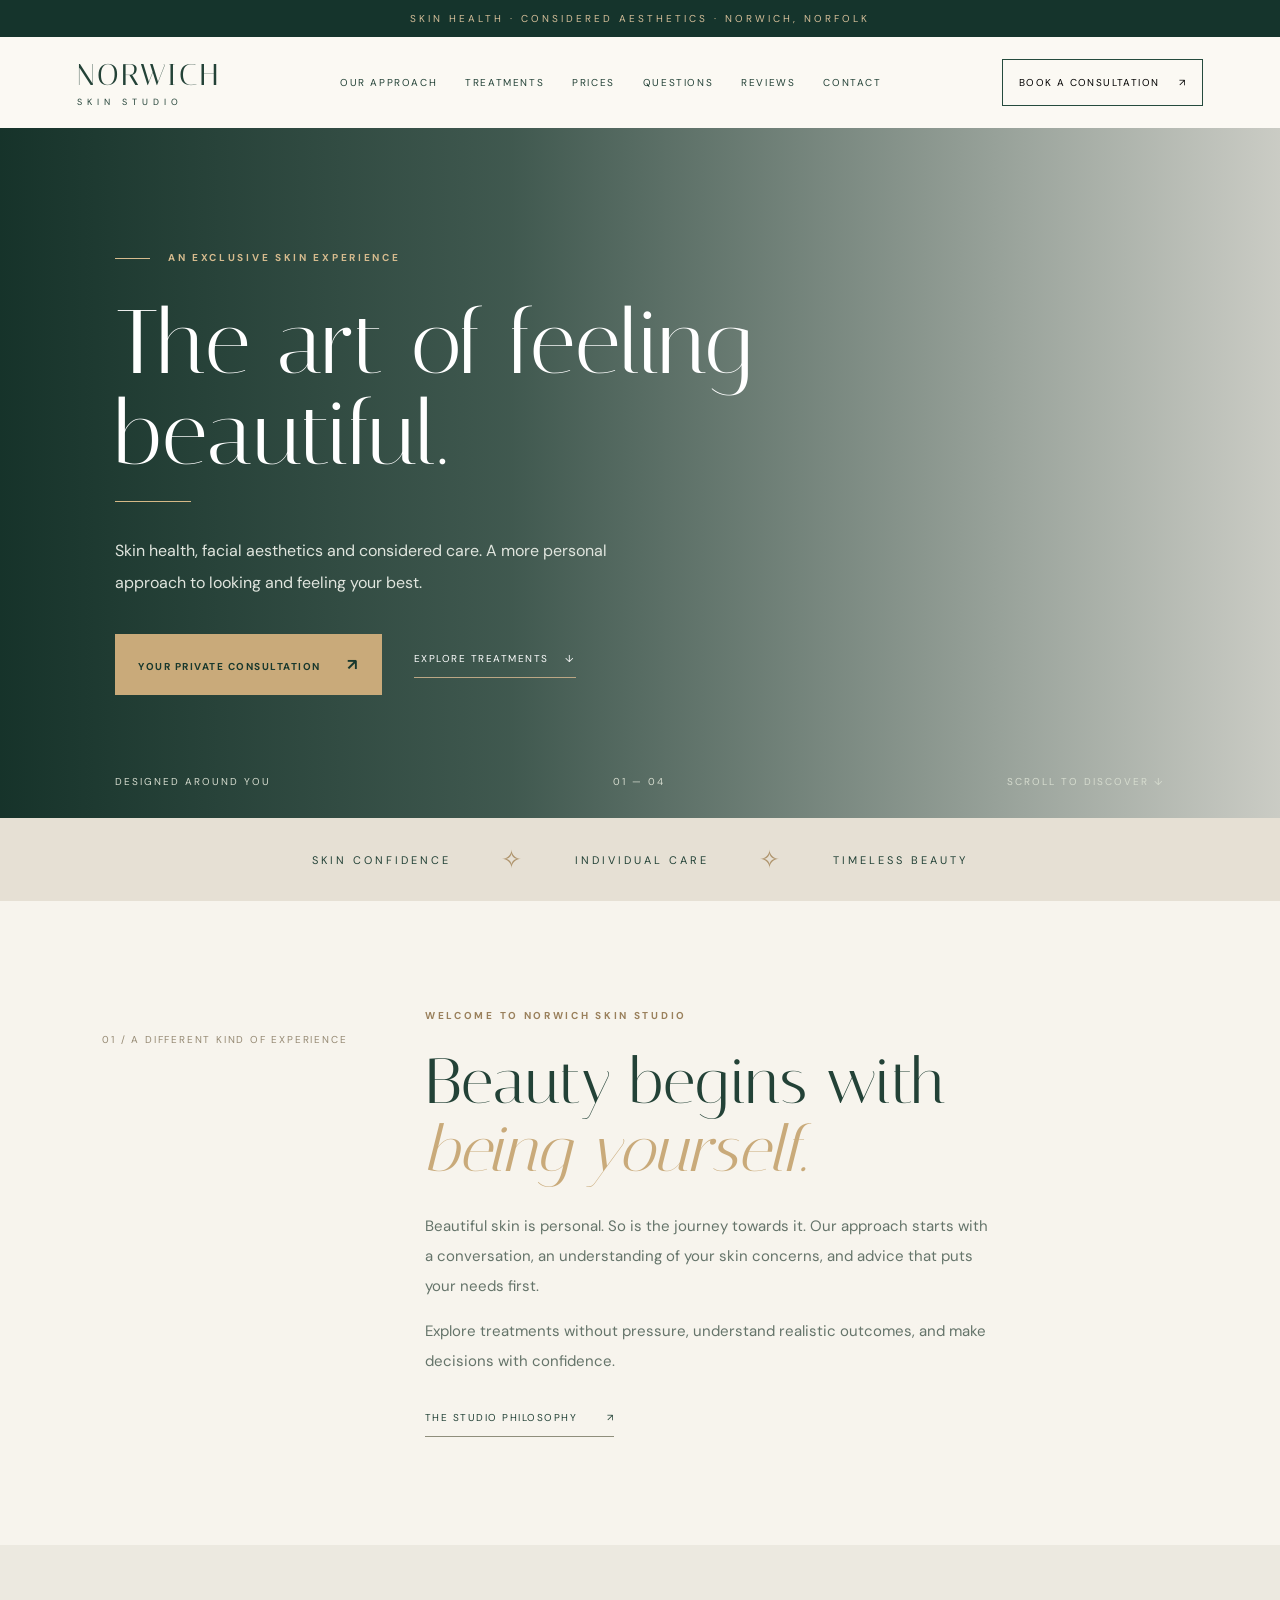
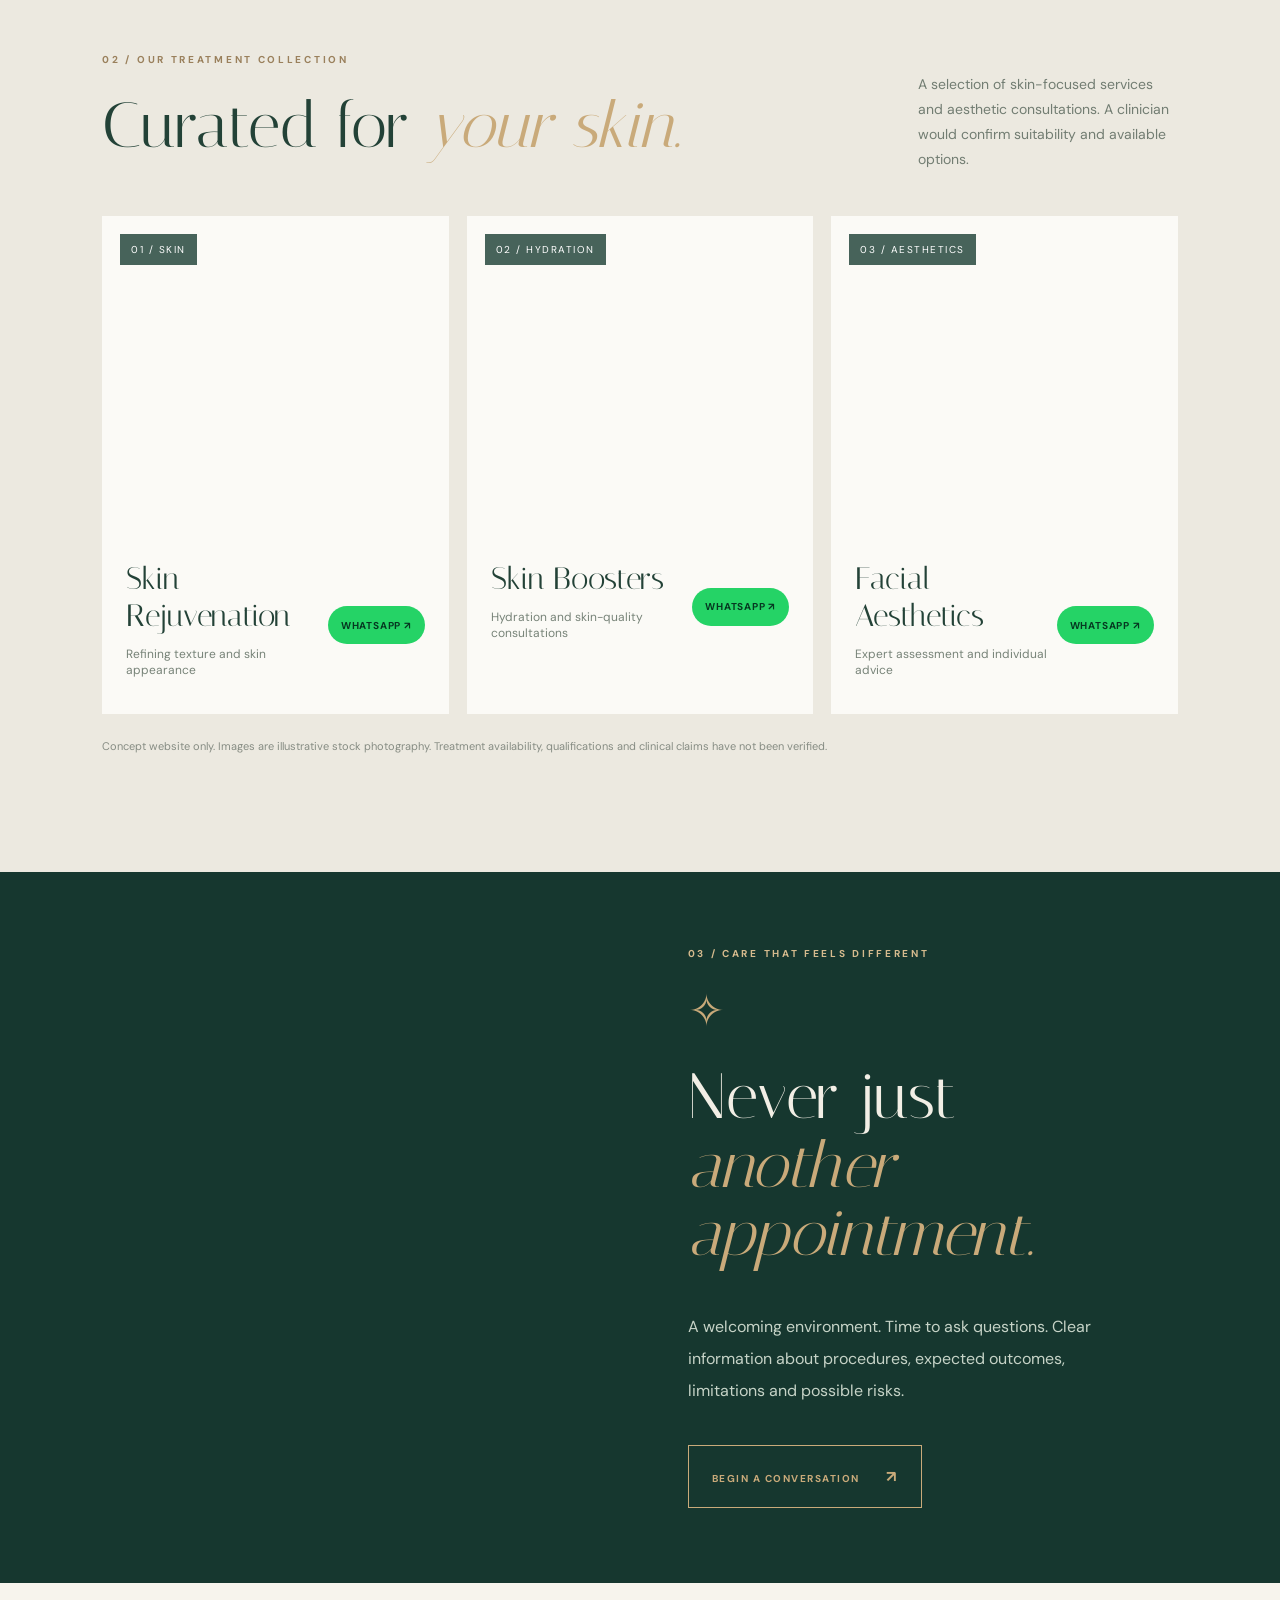
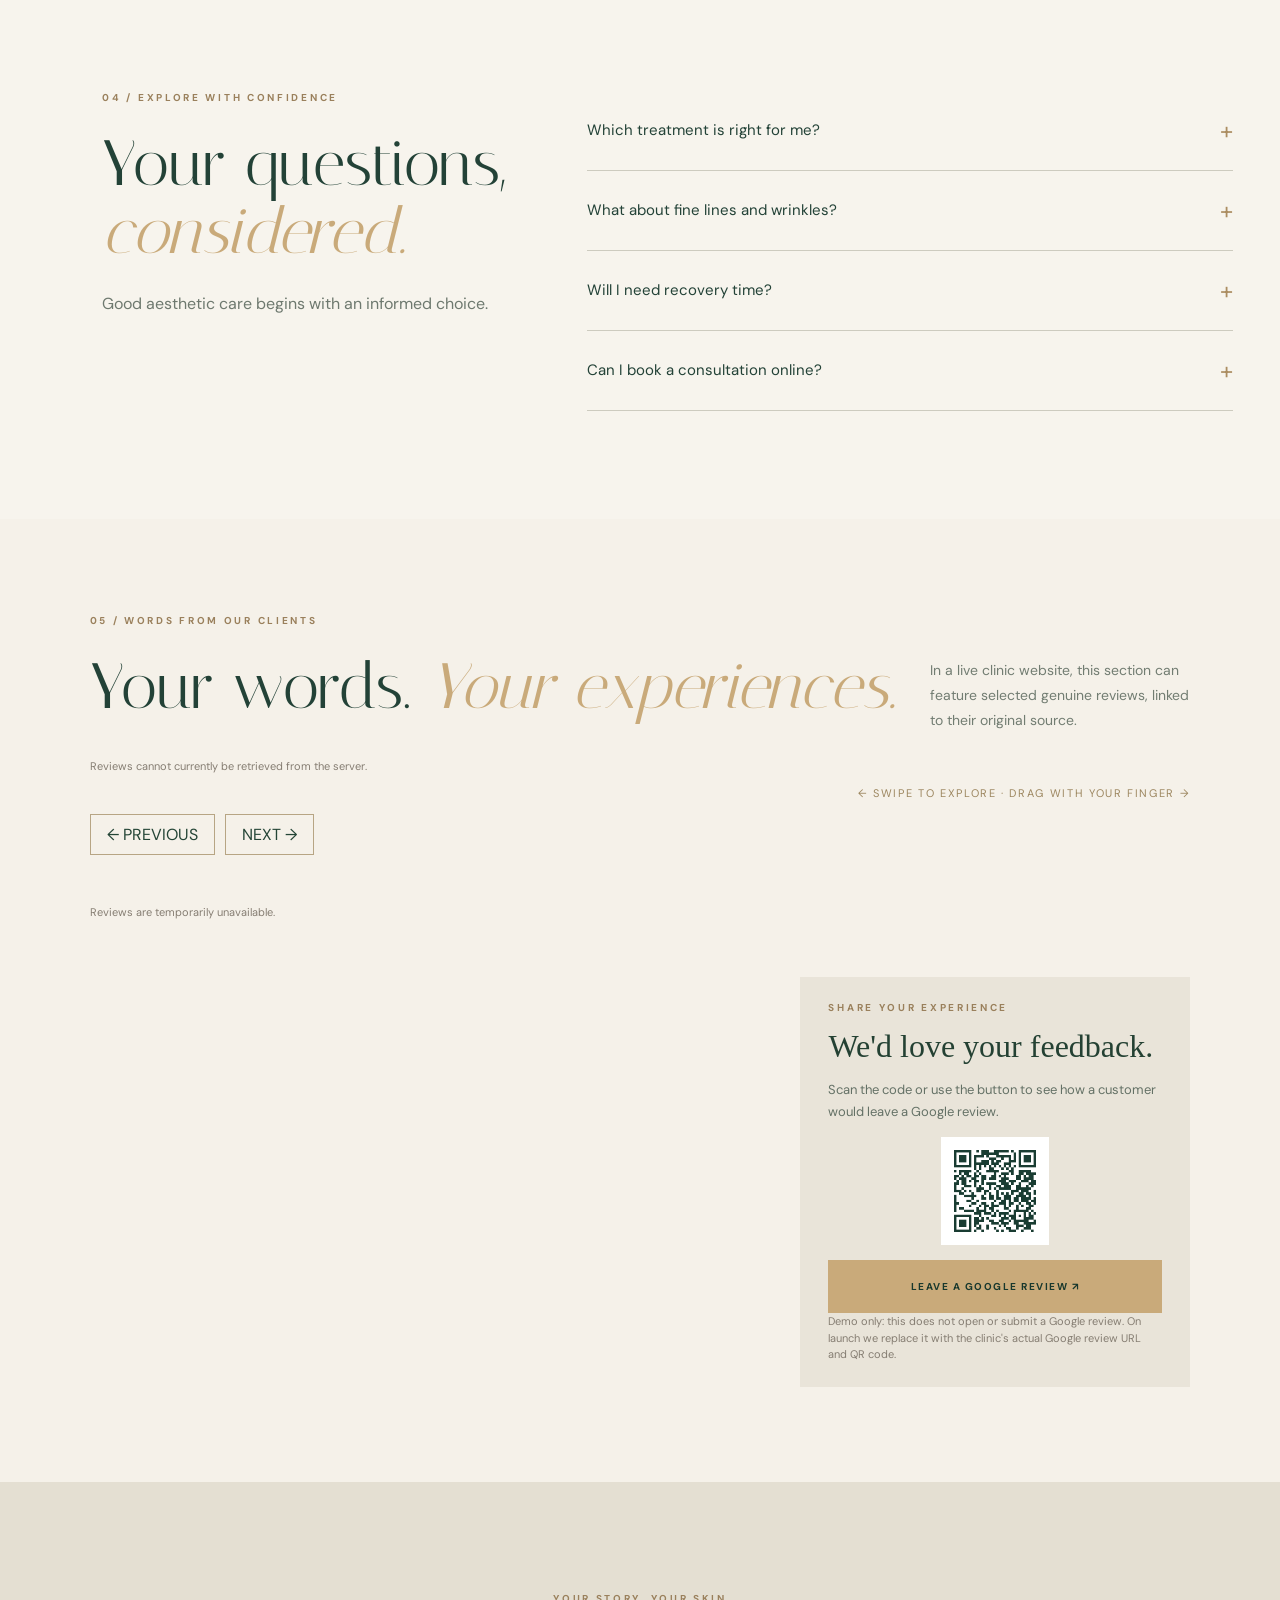
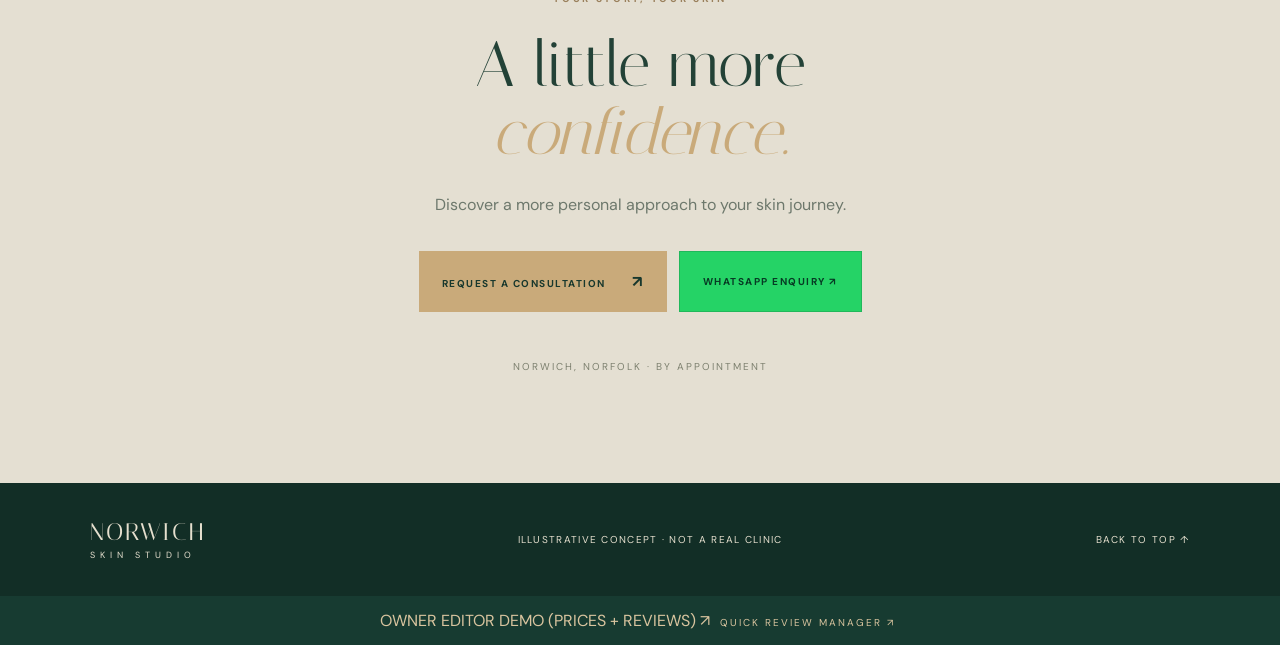
<file: index.html>
<!doctype html><html lang="en"><head><meta charset="utf-8"><meta name="viewport" content="width=device-width, initial-scale=1"><meta name="description" content="Norwich Skin Studio luxury skin and aesthetics website concept. Explore consultations, skin rejuvenation and skin treatments."><title>Norwich Skin Studio | Considered Aesthetics</title><link rel="preconnect" href="https://images.unsplash.com"><link rel="preconnect" href="https://fonts.googleapis.com"><link rel="preconnect" href="https://fonts.gstatic.com" crossorigin><link href="https://fonts.googleapis.com/css2?family=DM+Sans:wght@400;500;600;700&family=Italiana&display=swap" rel="stylesheet"><link rel="stylesheet" href="styles.css"><link rel="stylesheet" href="studio-extra.css"></head><body data-concept-demo="true"><div class="topline">SKIN HEALTH · CONSIDERED AESTHETICS · NORWICH, NORFOLK</div><header class="header"><a class="brand" href="#home"><span class="brand-top">NORWICH</span><span class="brand-bottom">SKIN STUDIO</span></a><nav id="nav"><a href="#about">OUR APPROACH</a><a href="#treatments">TREATMENTS</a><a href="prices.html">PRICES</a><a href="#questions">QUESTIONS</a><a href="#reviews">REVIEWS</a><a href="#contact">CONTACT</a></nav><button class="header-cta open-dialog">BOOK A CONSULTATION <span>↗</span></button><button class="menu" id="menu" aria-label="Open navigation" aria-expanded="false">☰</button></header><main id="home"><section class="hero"><div class="hero-image"></div><div class="hero-tint"></div><div class="hero-content"><div class="overline light"><span class="dash"></span> AN EXCLUSIVE SKIN EXPERIENCE</div><h1><span data-site-text="hero_title">The art of feeling beautiful.</span></h1><p><span data-site-text="hero_intro">Skin health, facial aesthetics and considered care. A more personal approach to looking and feeling your best.</span></p><div class="hero-buttons"><button class="button gold open-dialog">YOUR PRIVATE CONSULTATION <span>↗</span></button><a href="#treatments" class="text-link">EXPLORE TREATMENTS <span>↓</span></a></div></div><div class="hero-bottom"><span>DESIGNED AROUND YOU</span><span>01 — 04</span><span>SCROLL TO DISCOVER ↓</span></div></section><div class="ribbon"><span>SKIN CONFIDENCE</span><b>✧</b><span>INDIVIDUAL CARE</span><b>✧</b><span>TIMELESS BEAUTY</span></div><section class="about section" id="about"><div class="section-kicker">01 / A DIFFERENT KIND OF EXPERIENCE</div><div><div class="overline">WELCOME TO NORWICH SKIN STUDIO</div><h2>Beauty begins with<br><em>being yourself.</em></h2><p><span data-site-text="about_intro">Beautiful skin is personal. So is the journey towards it.</span> Our approach starts with a conversation, an understanding of your skin concerns, and advice that puts your needs first.</p><p>Explore treatments without pressure, understand realistic outcomes, and make decisions with confidence.</p><a href="#contact" class="underlined">THE STUDIO PHILOSOPHY <span>↗</span></a></div></section><section class="treatments section" id="treatments"><div class="section-heading"><div><div class="overline">02 / OUR TREATMENT COLLECTION</div><h2>Curated for <em>your skin.</em></h2></div><p>A selection of skin-focused services and aesthetic consultations. A clinician would confirm suitability and available options.</p></div><div class="cards"><article class="treatment-card"><div class="card-photo" style="background-image:url('https://images.unsplash.com/photo-1570172619644-dfd03ed5d881?auto=format&fit=crop&w=900&q=85')"><span>01 / SKIN</span></div><div class="card-body"><div><h3>Skin Rejuvenation</h3><p>Refining texture and skin appearance</p></div><a class="card-whatsapp contact-whatsapp" href="#" aria-label="Enquire about skin rejuvenation on WhatsApp">WHATSAPP ↗</a></div></article><article class="treatment-card"><div class="card-photo" style="background-image:url('https://images.unsplash.com/photo-1608248543803-ba4f8c70ae0b?auto=format&fit=crop&w=900&q=85')"><span>02 / HYDRATION</span></div><div class="card-body"><div><h3>Skin Boosters</h3><p>Hydration and skin-quality consultations</p></div><a class="card-whatsapp contact-whatsapp" href="#" aria-label="Enquire about skin boosters on WhatsApp">WHATSAPP ↗</a></div></article><article class="treatment-card"><div class="card-photo" style="background-image:url('https://images.unsplash.com/photo-1556229010-6c3f2c9ca5f8?auto=format&fit=crop&w=900&q=85')"><span>03 / AESTHETICS</span></div><div class="card-body"><div><h3>Facial Aesthetics</h3><p>Expert assessment and individual advice</p></div><a class="card-whatsapp contact-whatsapp" href="#" aria-label="Enquire about facial aesthetics on WhatsApp">WHATSAPP ↗</a></div></article></div><p class="smallprint">Concept website only. Images are illustrative stock photography. Treatment availability, qualifications and clinical claims have not been verified.</p></section><section class="feature"><div class="feature-image"></div><div class="feature-copy"><div class="overline light">03 / CARE THAT FEELS DIFFERENT</div><span class="flower">✧</span><h2>Never just<br><em>another appointment.</em></h2><p>A welcoming environment. Time to ask questions. Clear information about procedures, expected outcomes, limitations and possible risks.</p><button class="button outline open-dialog">BEGIN A CONVERSATION <span>↗</span></button></div></section><section class="faq section" id="questions"><div><div class="overline">04 / EXPLORE WITH CONFIDENCE</div><h2>Your questions,<br><em>considered.</em></h2><p>Good aesthetic care begins with an informed choice.</p></div><div class="faq-list"><details><summary>Which treatment is right for me? <span>+</span></summary><p>That depends on your goals, skin history and suitability. A consultation is the appropriate starting point.</p></details><details><summary>What about fine lines and wrinkles? <span>+</span></summary><p>Different approaches exist. A qualified professional can discuss options and, where clinically appropriate, prescription-only treatments as part of a consultation.</p></details><details><summary>Will I need recovery time? <span>+</span></summary><p>Downtime varies by treatment. Potential redness, swelling, bruising and other effects should be explained before treatment.</p></details><details><summary>Can I book a consultation online? <span>+</span></summary><p>The finished site would connect to an approved booking provider or direct consultation request. This demo does not submit appointments.</p></details></div></section><section class="reviews-section section" id="reviews"><div class="section-heading"><div><div class="overline">05 / WORDS FROM OUR CLIENTS</div><h2>Your words. <em>Your experiences.</em></h2></div><p>In a live clinic website, this section can feature selected genuine reviews, linked to their original source.</p></div><p class="tiny-note" id="review-status">Loading source-linked reviews from the database.</p><p class="review-swipe-hint">← SWIPE TO EXPLORE · DRAG WITH YOUR FINGER →</p><div class="reviews-controls"><button type="button" id="review-prev" aria-label="Previous review">← PREVIOUS</button><button type="button" id="review-next" aria-label="Next review">NEXT →</button></div><div class="reviews-layout"><div class="review-list review-track" id="review-list" aria-live="polite"></div></div><aside class="review-actions"><div class="overline">SHARE YOUR EXPERIENCE</div><h3>We'd love your feedback.</h3><p>Scan the code or use the button to see how a customer would leave a Google review.</p><img class="review-qr" src="review-demo-qr.png" alt="Demonstration QR code pointing to this demo review section"><button class="button gold" id="google-review-btn">LEAVE A GOOGLE REVIEW ↗</button><div class="tiny-note">Demo only: this does not open or submit a Google review. On launch we replace it with the clinic's actual Google review URL and QR code.</div></aside></section><section class="closing" id="contact"><div class="overline">YOUR STORY, YOUR SKIN</div><h2>A little more<br><em>confidence.</em></h2><p>Discover a more personal approach to your skin journey.</p><div class="closing-actions"><button class="button gold open-dialog">REQUEST A CONSULTATION <span>↗</span></button><button class="button outline" id="whatsapp-btn">WHATSAPP ENQUIRY ↗</button></div><div class="contact-caption">NORWICH, NORFOLK · BY APPOINTMENT</div></section></main><footer><a class="brand" href="#home"><span class="brand-top">NORWICH</span><span class="brand-bottom">SKIN STUDIO</span></a><span>ILLUSTRATIVE CONCEPT · NOT A REAL CLINIC</span><a href="#home">BACK TO TOP ↑</a></footer><dialog id="consultation"><button class="close" id="close" aria-label="Close">×</button><div class="overline">START WITH A CONVERSATION</div><h2>Considered care<br><em>begins here.</em></h2><p>In the live version this button would open the clinic’s appointment calendar or WhatsApp. This design preview does not accept bookings or collect information.</p><button class="button gold" id="dismiss">RETURN TO WEBSITE</button></dialog><dialog id="review-demo-dialog" class="mini-dialog"><button class="close" data-close-dialog="review-demo-dialog" aria-label="Close">×</button><div class="overline">GOOGLE REVIEWS — DEMONSTRATION</div><h2>Share your <em>experience.</em></h2><p>The live button and QR code would open the clinic's real Google review form, where customers can choose 1 to 5 stars and write a review.</p><p><strong>This demonstration does not create a Google review.</strong></p><button class="button gold" data-close-dialog="review-demo-dialog">RETURN TO WEBSITE</button></dialog>
<dialog id="wa-demo-dialog" class="mini-dialog"><button class="close" data-close-dialog="wa-demo-dialog" aria-label="Close">×</button><div class="overline">WHATSAPP — DEMONSTRATION</div><h2>Ask us <em>anything.</em></h2><p>On the live website this opens WhatsApp with a prepared message to the clinic's verified business number.</p><div class="demo-message">Hello, I'd like to enquire about a skin consultation at Norwich Skin Studio. Could you tell me about availability?</div><p><strong>No message is sent in this demo.</strong></p><button class="button gold" data-close-dialog="wa-demo-dialog">RETURN TO WEBSITE</button></dialog>
<div class="review-admin-access"><a href="admin.html" style="color:#d9c49f">OWNER EDITOR DEMO (PRICES + REVIEWS) ↗</a> <button id="open-admin">QUICK REVIEW MANAGER ↗</button></div>
<dialog id="admin-dialog" class="admin-dialog"><button class="close" data-close-dialog="admin-dialog" aria-label="Close">×</button><div class="overline">OWNER AREA — DEMONSTRATION</div><h2>Manage <em>reviews.</em></h2><div id="pin-panel"><p>Enter the demonstration PIN to add or remove selected testimonials.</p><form id="pin-form"><label for="pin">Demo PIN</label><input id="pin" autocomplete="off" inputmode="numeric" maxlength="6" pattern="[0-9]{6}" placeholder="Six-digit demo PIN" type="password" required><button class="button gold" type="submit">UNLOCK</button><div id="pin-error" class="form-error" aria-live="polite"></div></form></div><div id="review-editor" hidden><p class="tiny-note">Paste genuine published reviews only. This demonstration saves entries in this browser, not to a server or Google.</p><form id="add-review-form"><label for="r-name">Display name</label><input id="r-name" maxlength="70" placeholder="Customer's public display name" required><label for="r-stars">Original star rating</label><select id="r-stars"><option value="5">★★★★★ — 5</option><option value="4">★★★★ — 4</option><option value="3">★★★ — 3</option><option value="2">★★ — 2</option><option value="1">★ — 1</option></select><label for="r-text">Review text</label><textarea id="r-text" maxlength="700" rows="4" placeholder="Paste the review exactly as published" required></textarea><label for="r-url">Link to original review (optional)</label><input id="r-url" type="url" placeholder="https://..."><button class="button gold" type="submit">ADD TO WEBSITE</button></form><div class="admin-entry-list" id="admin-entry-list"></div><button class="admin-reset" id="reset-reviews">RESET DEMO REVIEWS</button></div></dialog><script src="studio-data.js"></script><script src="site.js"></script><script src="site-settings.js"></script><script src="public-api.js"></script><script>/* Slowly advance reviews while visible; hover/focus pauses it. */(function(){const rail=document.getElementById("review-list");if(!rail)return;const prev=document.getElementById("review-prev"),next=document.getElementById("review-next");function move(n){const card=rail.querySelector(".review-card");if(!card)return;const amount=card.getBoundingClientRect().width+18;if(n>0&&rail.scrollLeft+rail.clientWidth>=rail.scrollWidth-12)rail.scrollTo({left:0,behavior:"smooth"});else rail.scrollBy({left:n*amount,behavior:"smooth"})}prev.onclick=()=>move(-1);next.onclick=()=>move(1);if(matchMedia("(prefers-reduced-motion: reduce)").matches)return;let over=false,visible=false;rail.addEventListener("mouseenter",()=>over=true);rail.addEventListener("mouseleave",()=>over=false);rail.addEventListener("focusin",()=>over=true);rail.addEventListener("focusout",()=>over=false);const io=new IntersectionObserver(x=>visible=x[0].isIntersecting,{threshold:.35});io.observe(rail);setInterval(()=>{if(visible&&!over&&!document.hidden&&rail.children.length>=3)move(1)},5500)})();</script></body></html>
</file>
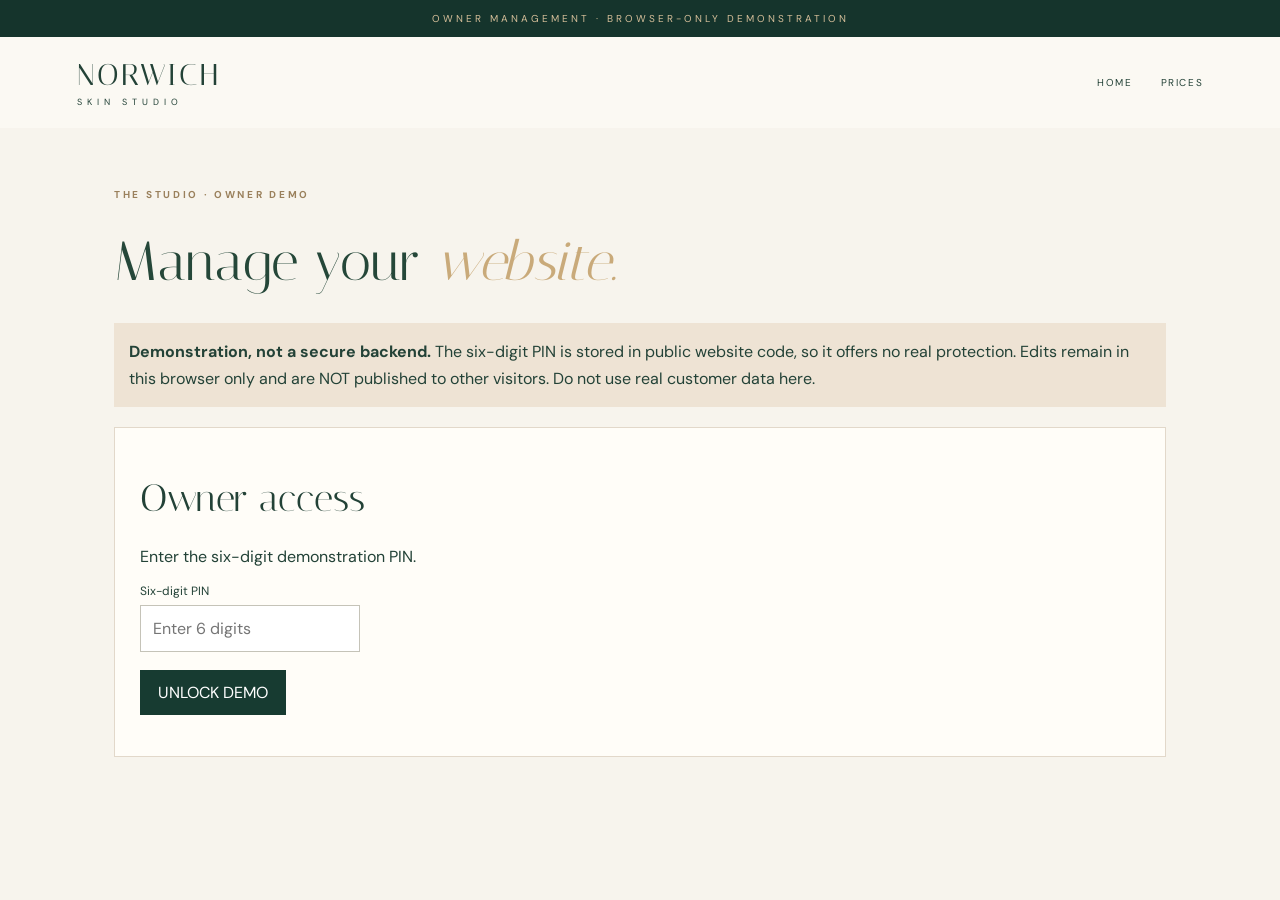
<file: admin.html>
<!doctype html><html lang="en"><head><meta charset="utf-8"><meta name="viewport" content="width=device-width,initial-scale=1"><title>Owner Editor | Demonstration</title><link href="https://fonts.googleapis.com/css2?family=DM+Sans:wght@400;500;600;700&family=Italiana&display=swap" rel="stylesheet"><link rel="stylesheet" href="styles.css"><link rel="stylesheet" href="studio-extra.css"></head><body><div class="topline">OWNER MANAGEMENT · BROWSER-ONLY DEMONSTRATION</div><header class="header"><a class="brand" href="index.html"><span class="brand-top">NORWICH</span><span class="brand-bottom">SKIN STUDIO</span></a><nav><a href="index.html">HOME</a><a href="prices.html">PRICES</a></nav></header><main class="owner-shell"><div class="overline">THE STUDIO · OWNER DEMO</div><h1>Manage your <em>website.</em></h1><p class="owner-note"><strong>Demonstration, not a secure backend.</strong> The six-digit PIN is stored in public website code, so it offers no real protection. Edits remain in this browser only and are NOT published to other visitors. Do not use real customer data here.</p><section class="owner-panel" id="owner-login"><h2>Owner access</h2><p>Enter the six-digit demonstration PIN.</p><form id="owner-pin-form"><label for="owner-pin">Six-digit PIN</label><input id="owner-pin" type="password" inputmode="numeric" pattern="[0-9]{6}" maxlength="6" required autocomplete="off" placeholder="Enter 6 digits" style="max-width:220px"><div class="owner-actions"><button type="submit">UNLOCK DEMO</button></div><p id="owner-error" role="alert"></p></form></section><section id="owner-controls" hidden><div class="owner-grid"><div class="owner-panel"><div class="overline">PRICES</div><h2>Edit treatments</h2><form id="price-edit-form"><input type="hidden" id="price-id"><label for="price-category">Category</label><input id="price-category" required maxlength="70" placeholder="Facials & Skin"><label for="price-name">Treatment</label><input id="price-name" required maxlength="100"><label for="price-desc">Description</label><textarea id="price-desc" maxlength="300" rows="2"></textarea><label for="price-value">Price (£)</label><input id="price-value" type="number" min="0" max="10000" step="1" required><div class="owner-actions"><button type="submit">SAVE TREATMENT</button><button class="secondary" type="reset">NEW ENTRY</button></div></form><div id="price-editor-list" class="owner-list"></div></div><div class="owner-panel"><div class="overline">GOOGLE REVIEW LINKS</div><h2>Add selected reviews</h2><p class="tiny-note">Manually enter a genuine public Google review and paste its individual review link. This demo does not import from Google Business Profile.</p><form id="review-edit-form"><label for="review-name">Reviewer's public name</label><input id="review-name" maxlength="70" required><label for="review-stars">Rating</label><select id="review-stars"><option value="5">5 stars</option><option value="4">4 stars</option><option value="3">3 stars</option><option value="2">2 stars</option><option value="1">1 star</option></select><label for="review-content">Review text (exactly as published)</label><textarea id="review-content" rows="4" maxlength="700" required></textarea><label for="review-link">Link to individual Google review (HTTPS)</label><input id="review-link" type="url" placeholder="https://..." required><div class="owner-actions"><button type="submit">ADD LINKED REVIEW</button></div></form><div id="review-editor-list" class="owner-list"></div></div></div><div class="owner-actions"><button class="secondary" type="button" id="reset-demo">RESET ALL DEMO DATA</button><button type="button" id="lock-demo">LOCK EDITOR</button><a class="button gold" href="prices.html">VIEW PRICES ↗</a><a class="button gold" href="index.html#reviews">VIEW REVIEWS ↗</a></div></section></main><script src="studio-data.js"></script><script src="owner-editor.js"></script></body></html>
</file>
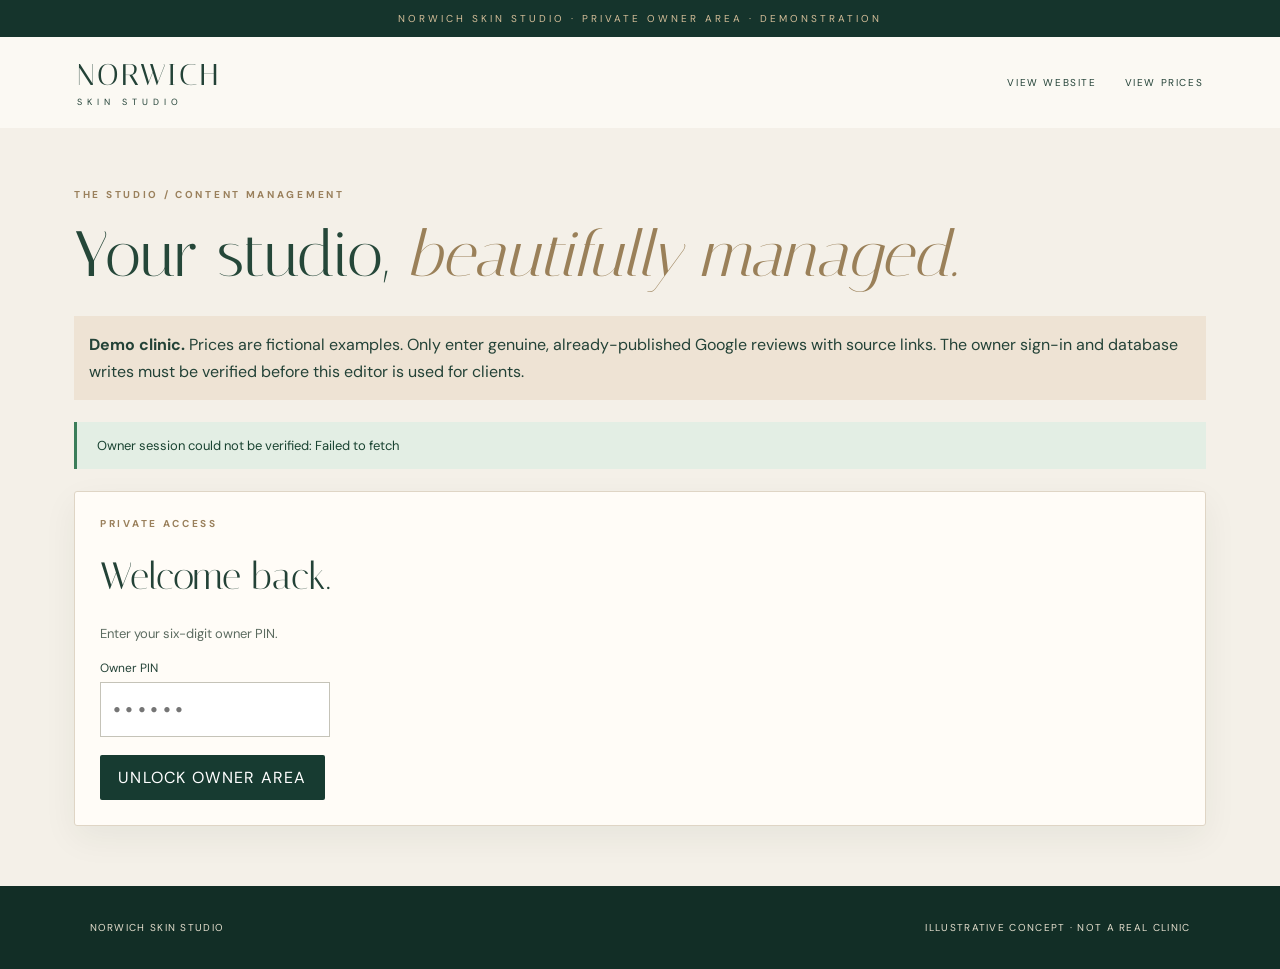
<file: owner.html>
<!doctype html>
<html lang="en">
<head>
<meta charset="utf-8"><meta name="viewport" content="width=device-width,initial-scale=1">
<meta name="robots" content="noindex,nofollow">
<title>Studio Owner | Norwich Skin Studio</title>
<link href="https://fonts.googleapis.com/css2?family=DM+Sans:wght@400;500;600;700&family=Italiana&display=swap" rel="stylesheet">
<link rel="stylesheet" href="styles.css"><link rel="stylesheet" href="studio-extra.css">
</head>
<body class="owner-live">
<div class="topline">NORWICH SKIN STUDIO · PRIVATE OWNER AREA · DEMONSTRATION</div>
<header class="header"><a class="brand" href="index.html"><span class="brand-top">NORWICH</span><span class="brand-bottom">SKIN STUDIO</span></a><nav><a href="index.html">VIEW WEBSITE</a><a href="prices.html">VIEW PRICES</a></nav></header>
<main class="owner-shell">
<div class="overline">THE STUDIO / CONTENT MANAGEMENT</div><h1>Your studio, <em>beautifully managed.</em></h1>
<p class="owner-note"><strong>Demo clinic.</strong> Prices are fictional examples. Only enter genuine, already-published Google reviews with source links. The owner sign-in and database writes must be verified before this editor is used for clients.</p>
<div id="owner-live-message" class="owner-feedback" role="status" aria-live="polite">Checking owner session…</div>
<section id="owner-live-login" class="owner-panel" hidden>
<div class="overline">PRIVATE ACCESS</div><h2>Welcome back.</h2><p>Enter your six-digit owner PIN.</p>
<form id="owner-live-pin-form"><label for="owner-live-pin">Owner PIN</label><input id="owner-live-pin" type="password" inputmode="numeric" maxlength="6" minlength="6" pattern="[0-9]{6}" autocomplete="current-password" required placeholder="••••••" style="max-width:230px"><div class="owner-actions"><button type="submit">UNLOCK OWNER AREA</button></div></form>
</section>
<section id="owner-live-controls" hidden>
<div class="owner-actions owner-live-top-actions"><button type="button" id="owner-live-refresh" class="secondary">REFRESH DATA</button><button type="button" id="owner-live-logout" class="secondary">SIGN OUT</button></div>
<div class="owner-grid">
<section class="owner-panel"><div class="overline">01 / PRICING</div><h2>Treatment prices</h2><p>Update a treatment, add a new one, or remove an old listing.</p>
<form id="owner-live-price-form">
<input type="hidden" id="owner-live-price-id">
<label for="owner-live-category">Category</label><input id="owner-live-category" maxlength="80" required placeholder="Facials & Skin">
<label for="owner-live-name">Treatment name</label><input id="owner-live-name" maxlength="140" required>
<label for="owner-live-description">Description</label><textarea id="owner-live-description" rows="3" required></textarea>
<label for="owner-live-price">Price (£)</label><input id="owner-live-price" type="number" min="0" max="9999999" step=".01" required>
<div class="owner-actions"><button type="submit">SAVE TO WEBSITE</button><button type="reset" class="secondary">NEW TREATMENT</button></div>
</form><div id="owner-live-price-list" class="owner-list" aria-live="polite"></div></section>
<section class="owner-panel"><div class="overline">02 / WORDS FROM CLIENTS</div><h2>Google-linked reviews</h2><p>Copy an authentic review, including the original rating and direct Google link. Reviews are published when saved and can be edited or removed.</p>
<form id="owner-live-review-form">
<input type="hidden" id="owner-live-review-id">
<label for="owner-live-reviewer">Reviewer's public name</label><input id="owner-live-reviewer" maxlength="100" required placeholder="As shown on Google">
<label for="owner-live-stars">Star rating</label><select id="owner-live-stars"><option value="5">★★★★★ — 5 stars</option><option value="4">★★★★☆ — 4 stars</option><option value="3">★★★☆☆ — 3 stars</option><option value="2">★★☆☆☆ — 2 stars</option><option value="1">★☆☆☆☆ — 1 star</option></select>
<label for="owner-live-review-text">Review text</label><textarea id="owner-live-review-text" rows="5" required maxlength="3000" placeholder="Copy the actual published text"></textarea>
<label for="owner-live-review-url">Direct Google review link</label><input id="owner-live-review-url" type="url" required placeholder="https://www.google.com/...">
<p class="tiny-note">This version publishes a review immediately when saved. Only add genuine reviews already available on Google.</p>
<div class="owner-actions"><button type="submit">SAVE LINKED REVIEW</button><button type="reset" class="secondary">NEW REVIEW</button></div>
</form><div id="owner-live-review-list" class="owner-list" aria-live="polite"></div></section>
</div>
<section class="owner-panel"><div class="overline">03 / WEBSITE SETTINGS</div><h2>Words and contact.</h2><p>Save copy and your WhatsApp number. The settings API must be installed before these changes can appear to visitors.</p>
<form id="owner-site-settings-form" class="owner-settings-grid">
<div><label for="settings-whatsapp">WhatsApp number (international digits)</label><input id="settings-whatsapp" type="tel" placeholder="447700900123"></div>
<div><label for="settings-hero-title">Homepage headline</label><input id="settings-hero-title" maxlength="130" value="The art of feeling beautiful."></div>
<div><label for="settings-hero-intro">Homepage introduction</label><textarea id="settings-hero-intro" maxlength="600">Skin health, facial aesthetics and considered care. A more personal approach to looking and feeling your best.</textarea></div>
<div><label for="settings-about-intro">About introduction</label><textarea id="settings-about-intro" maxlength="600">Beautiful skin is personal. So is the journey towards it.</textarea></div>
<div class="owner-actions"><button type="submit">SAVE WEBSITE SETTINGS</button></div></form></section>
<section class="owner-panel"><div class="overline">04 / GOOGLE REVIEWS</div><h2>Upload multiple reviews.</h2><p>Select a CSV with columns <code>reviewer,stars,review_text,source_url</code>. Preview before importing.</p>
<label for="owner-review-csv">Google reviews CSV</label><input id="owner-review-csv" type="file" accept=".csv,text/csv"><div id="owner-csv-preview" class="import-feedback" role="status">No CSV selected.</div>
<div class="owner-actions"><button type="button" id="owner-import-csv" disabled>IMPORT VALID REVIEWS</button></div></section>
<section class="owner-panel owner-live-analytics"><div class="overline">05 / REPORTING</div><h2>Visitor insights.</h2><p class="owner-note"><strong>FICTIONAL DEMO DATA.</strong> Not real traffic. Actual visitor and location counting requires a backend analytics service.</p>
<div class="analytics-controls"><label for="owner-analytics-range">Period</label><select id="owner-analytics-range"><option value="7">7 days</option><option value="30" selected>30 days</option><option value="90">90 days</option></select>
<label for="owner-analytics-metric">Metric</label><select id="owner-analytics-metric"><option value="visits">Visits</option><option value="whatsapp">WhatsApp clicks</option></select>
<label for="owner-analytics-type">Bars</label><select id="owner-analytics-type"><option value="vertical">Vertical</option><option value="horizontal">Horizontal</option></select></div>
<div class="analytics-stats"><div class="analytics-stat">Visits<strong id="demo-total-visits">—</strong></div><div class="analytics-stat">WhatsApp clicks<strong id="demo-total-whatsapp">—</strong></div><div class="analytics-stat">Click-through<strong id="demo-ctr">—</strong></div></div>
<h3>Daily totals</h3><div class="analytics-chart" id="owner-analytics-chart" role="img" aria-label="Demo daily visitor bar graph"></div><section id="owner-weekly-section" hidden><h3>Weekly totals</h3><div class="analytics-chart" id="owner-weekly-chart" role="img" aria-label="Demo weekly visitor bar graph"></div></section><p class="analytics-legend">Illustrative daily traffic; not collected from visitors.</p>
<h3>Approximate visitor locations — demo</h3><table class="location-table"><thead><tr><th>Location</th><th>Visits</th></tr></thead><tbody id="owner-visitor-locations"></tbody></table></section></section>
</main>
<footer><a href="index.html">NORWICH SKIN STUDIO</a><span>ILLUSTRATIVE CONCEPT · NOT A REAL CLINIC</span></footer>
<script src="owner-live.js"></script><script src="owner-settings.js"></script><script src="owner-import.js"></script><script src="owner-analytics.js"></script>
</body></html>
</file>
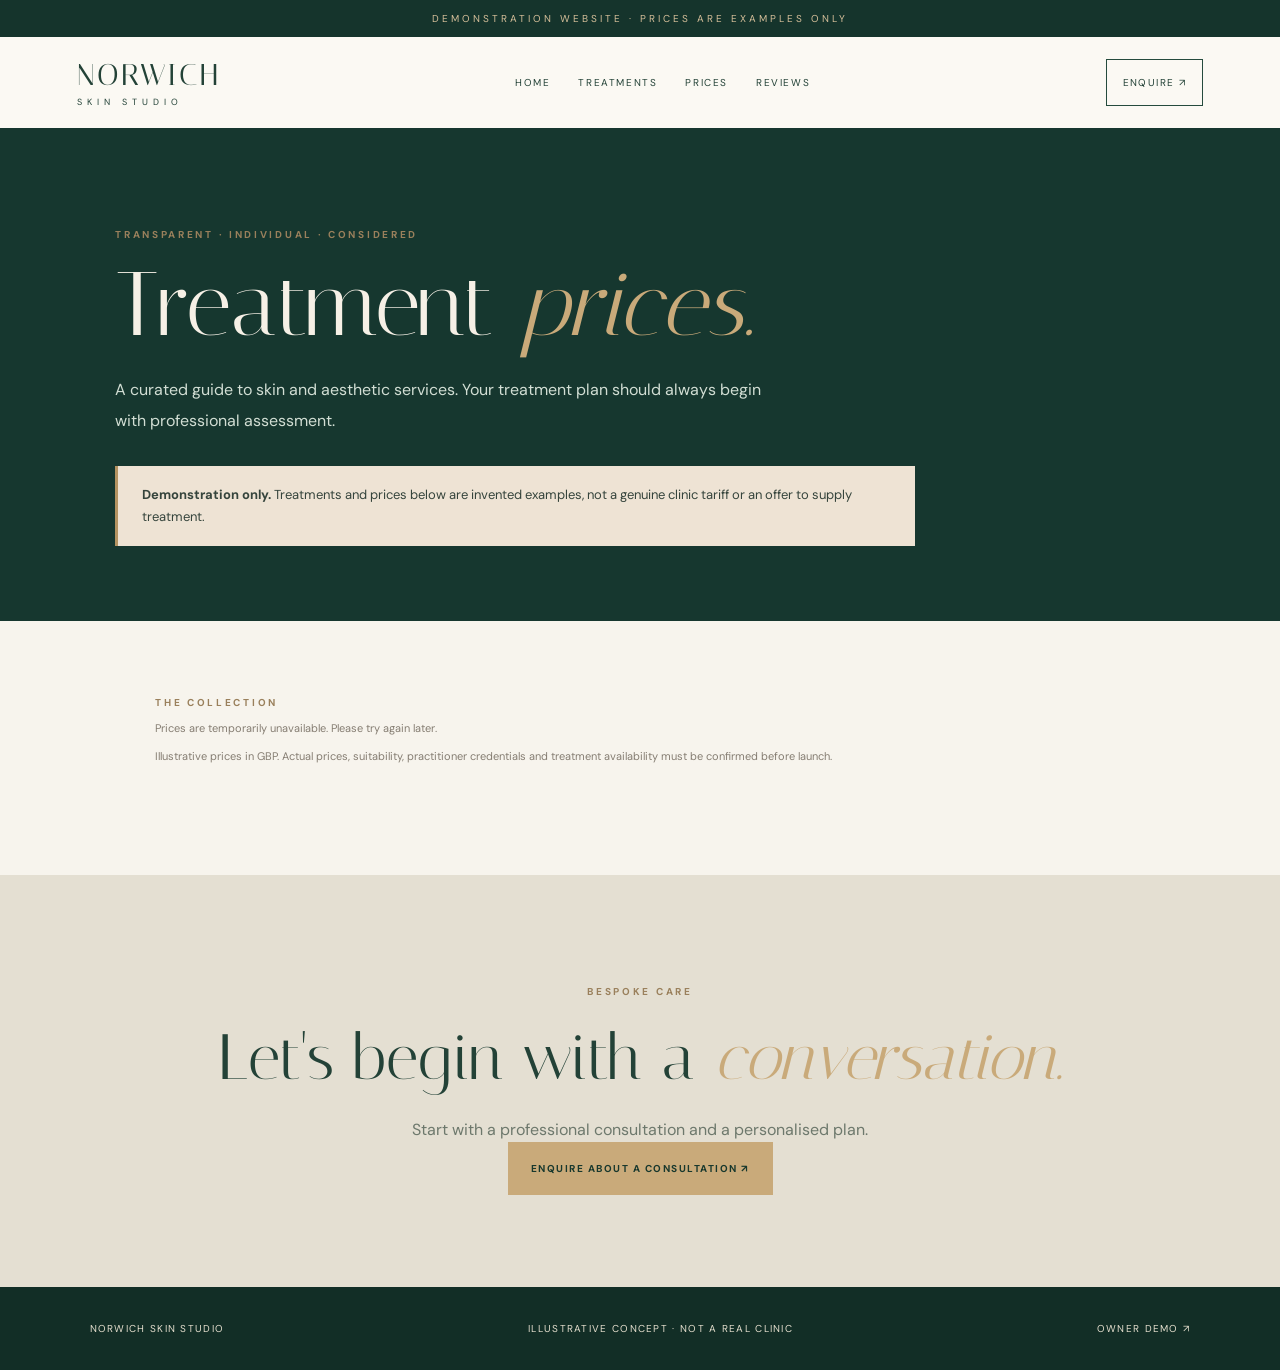
<file: prices.html>
<!doctype html><html lang="en"><head><meta charset="utf-8"><meta name="viewport" content="width=device-width,initial-scale=1"><title>Treatment Prices | Norwich Skin Studio Demo</title><meta name="description" content="Illustrative treatment price guide for a concept aesthetics website."><link href="https://fonts.googleapis.com/css2?family=DM+Sans:wght@400;500;600;700&family=Italiana&display=swap" rel="stylesheet"><link rel="stylesheet" href="styles.css"><link rel="stylesheet" href="studio-extra.css"></head><body><div class="topline">DEMONSTRATION WEBSITE · PRICES ARE EXAMPLES ONLY</div><header class="header"><a class="brand" href="index.html"><span class="brand-top">NORWICH</span><span class="brand-bottom">SKIN STUDIO</span></a><nav><a href="index.html">HOME</a><a href="index.html#treatments">TREATMENTS</a><a href="prices.html" aria-current="page">PRICES</a><a href="index.html#reviews">REVIEWS</a></nav><a class="header-cta" href="index.html#contact">ENQUIRE ↗</a></header><main><section class="price-intro"><div class="overline">TRANSPARENT · INDIVIDUAL · CONSIDERED</div><h1>Treatment <em>prices.</em></h1><p>A curated guide to skin and aesthetic services. Your treatment plan should always begin with professional assessment.</p><div class="demo-notice"><strong>Demonstration only.</strong> Treatments and prices below are invented examples, not a genuine clinic tariff or an offer to supply treatment.</div></section><section class="price-section"><div class="overline">THE COLLECTION</div><div id="price-groups"></div><p class="tiny-note">Illustrative prices in GBP. Actual prices, suitability, practitioner credentials and treatment availability must be confirmed before launch.</p></section><section class="closing"><div class="overline">BESPOKE CARE</div><h2>Let's begin with a <em>conversation.</em></h2><p>Start with a professional consultation and a personalised plan.</p><a href="index.html#contact" class="button gold">ENQUIRE ABOUT A CONSULTATION ↗</a></section></main><footer><a href="index.html">NORWICH SKIN STUDIO</a><span>ILLUSTRATIVE CONCEPT · NOT A REAL CLINIC</span><a href="admin.html">OWNER DEMO ↗</a></footer><script src="public-api.js"></script><script>StudioPublic.loadPrices();</script></body></html>
</file>
<file: styles.css>
:root{--forest:#16372f;--cream:#f7f4ed;--gold:#c9aa7a;--ink:#234237}*{box-sizing:border-box}html{scroll-behavior:smooth}body{margin:0;background:var(--cream);color:var(--ink);font-family:'DM Sans',Arial,sans-serif}button{cursor:pointer;font:inherit}a{color:inherit;text-decoration:none}.topline{background:#15342c;color:#d6bf9a;text-align:center;font-size:10px;letter-spacing:3px;padding:12px}.header{height:91px;display:flex;justify-content:space-between;align-items:center;padding:0 6%;background:#fbf9f3;gap:22px}.brand{display:flex;flex-direction:column;gap:3px;white-space:nowrap}.brand-top{font:30px 'Italiana',Georgia,serif;letter-spacing:2px}.brand-bottom{font-size:9px;letter-spacing:5px}.header nav{display:flex;gap:28px;font-size:10px;letter-spacing:1.6px}.header nav a:hover,.underlined:hover{color:#b08c5b}.header-cta{background:transparent;border:1px solid #254b3d;padding:16px;font-size:10px;letter-spacing:1.4px}.header-cta span{margin-left:15px}.header-cta:hover{background:var(--forest);color:white}.menu{display:none;background:transparent;border:0;font-size:26px}.hero{height:690px;position:relative;color:#fff;display:flex;align-items:center;overflow:hidden}.hero-image{position:absolute;inset:0;background-image:url('https://images.unsplash.com/photo-1534528741775-53994a69daeb?auto=format&fit=crop&w=2000&q=90');background-position:70% 35%;background-size:cover;animation:zoom 18s ease-in-out infinite alternate}.hero-tint{position:absolute;inset:0;background:linear-gradient(90deg,rgba(13,43,34,.96),rgba(15,47,37,.79) 40%,rgba(10,30,22,.19) 100%)}.hero-content{position:relative;padding:0 9%;max-width:940px;z-index:1}.overline{font-weight:700;font-size:10px;letter-spacing:2.7px;color:#9a805c}.overline.light{color:#d6bb8e}.dash{display:inline-block;width:35px;height:1px;background:#d6bb8e;vertical-align:middle;margin-right:13px}h1,h2,h3{font-family:'Italiana',Georgia,serif;font-weight:400}h1{font-size:clamp(64px,7vw,110px);line-height:1.02;margin:33px 0}h1 em,h2 em{color:var(--gold);font-weight:400}h2{font-size:clamp(46px,5vw,76px);line-height:1.07;margin:26px 0}.hero-content p{max-width:510px;font-size:16px;line-height:2;color:#e0e5de}.hero-buttons{display:flex;align-items:center;gap:32px;margin-top:35px}.button{padding:20px 23px;font-size:10px;letter-spacing:1.5px;border:0;font-weight:700;transition:transform .2s,background .2s}.button:hover{transform:translateY(-3px)}.button span{font-size:16px;margin-left:23px}.gold{background:var(--gold);color:#18382d}.gold:hover{background:#e5c596}.text-link{font-size:10px;letter-spacing:1.5px;border-bottom:1px solid #bba785;padding-bottom:12px}.text-link span{margin-left:12px}.hero-bottom{position:absolute;bottom:30px;left:9%;right:9%;display:flex;justify-content:space-between;font-size:10px;letter-spacing:2px;color:#d6dccf}.ribbon{display:flex;align-items:center;justify-content:center;gap:50px;background:#e6e0d4;padding:25px;font-size:11px;letter-spacing:3px}.ribbon b{color:#ae936b;font-size:25px;font-weight:400}.section{padding:108px 8%}.about{display:grid;grid-template-columns:30% 70%}.section-kicker{font-size:10px;letter-spacing:1.8px;color:#958973;padding-top:24px}.about>div:last-child{max-width:720px}.about p{line-height:2;color:#65746a;font-size:15px;max-width:570px}.underlined{display:inline-block;font-size:10px;letter-spacing:1.5px;border-bottom:1px solid #8f8e7c;padding-bottom:12px;margin-top:20px}.underlined span{margin-left:25px}.treatments{background:#ece9e0}.section-heading{display:flex;justify-content:space-between;align-items:end;gap:35px}.section-heading p{max-width:260px;line-height:1.8;color:#727d72;font-size:14px}.cards{display:grid;grid-template-columns:repeat(3,1fr);gap:18px;margin-top:30px}.treatment-card{background:#fbfaf6}.card-photo{height:320px;background-size:cover;background-position:center;position:relative;transition:filter .2s}.treatment-card:hover .card-photo{filter:brightness(1.1)}.card-photo span{position:absolute;top:18px;left:18px;background:#173b31c9;padding:9px 11px;color:#fff;font-size:10px;letter-spacing:1.5px}.card-body{padding:24px;display:flex;justify-content:space-between;align-items:center}.card-body h3{font-size:31px;margin:0}.card-body p{font-size:12px;color:#778378}.circle{border:1px solid #c5b49a;width:44px;height:44px;border-radius:50%;background:transparent;font-size:22px;color:#a48e68}.smallprint{font-size:11px;color:#868c83;margin-top:25px}.feature{display:grid;grid-template-columns:48% 52%;min-height:520px;background:var(--forest)}.feature-image{background:url('https://images.unsplash.com/photo-1556228720-195a672e8a03?auto=format&fit=crop&w=1000&q=85') center/cover}.feature-copy{padding:75px 11%;display:flex;flex-direction:column;align-items:start;justify-content:center;color:#f2eee5}.feature-copy h2{color:#f2eee5}.feature-copy p{line-height:2;color:#c6d3c7;max-width:430px}.flower{font:44px Georgia,serif;color:var(--gold);margin-top:25px}.outline{border:1px solid var(--gold);background:transparent;color:var(--gold);margin-top:22px}.faq{display:grid;grid-template-columns:40% 60%;gap:55px}.faq>div:first-child p{color:#6e796f}.faq-list details{border-bottom:1px solid #cdcbbf;padding:24px 0}.faq-list summary{display:flex;justify-content:space-between;align-items:center;cursor:pointer;font-size:15px;list-style:none}.faq-list summary span{font-size:24px;color:#ab8d61}.faq-list details p{color:#737c72;line-height:1.8;font-size:14px;max-width:540px}.closing{text-align:center;padding:110px 20px;background:#e4dfd2}.closing p{color:#6d786c}.closing .button{margin-top:20px}.contact-caption{margin-top:48px;letter-spacing:2px;font-size:10px;color:#7d806f}footer{padding:35px 7%;background:#122e26;color:#e5dfce;display:flex;justify-content:space-between;align-items:center;font-size:10px;letter-spacing:1.3px}footer .brand-top{font-size:24px}dialog{border:0;max-width:520px;width:calc(100% - 30px);padding:50px;background:#f7f4ed;color:#243f33;box-shadow:0 20px 90px #0005}dialog::backdrop{background:#112a24bd}dialog h2{font-size:52px}dialog p{line-height:1.9;color:#6d786c}dialog .close{position:absolute;top:12px;right:18px;background:none;border:0;font-size:30px}@keyframes zoom{to{transform:scale(1.08)}}@media(max-width:900px){.header nav{display:none;position:absolute;top:115px;left:0;right:0;z-index:5;background:#fbf9f3;padding:25px;flex-direction:column}.header nav.show{display:flex}.header-cta{display:none}.menu{display:block}.hero{height:670px}.hero-content{padding:0 6%}.hero-bottom{left:6%;right:6%}.hero-bottom span:nth-child(2){display:none}.ribbon{gap:14px;flex-wrap:wrap;font-size:9px}.section{padding:75px 6%}.about,.faq{grid-template-columns:1fr;gap:25px}.section-heading{display:block}.cards{grid-template-columns:1fr}.card-photo{height:360px}.feature{grid-template-columns:1fr}.feature-image{height:400px}.feature-copy{padding:65px 8%}footer{flex-direction:column;align-items:start;gap:22px}}@media(max-width:520px){.hero{height:635px}.hero-content p{font-size:14px}.hero-buttons{flex-direction:column;align-items:start;gap:24px}.ribbon span{font-size:8px}.ribbon b{display:none}.card-photo{height:300px}}

/* Client reviews and owner demo */
.reviews-section{background:#f5f1e9;padding:95px 7%;}.reviews-layout{display:grid;grid-template-columns:1.35fr .65fr;gap:28px;margin-top:35px}.review-list{display:grid;gap:18px}.review-card{padding:30px;background:#fffdf8;border:1px solid #e2d8ca}.review-stars{font-size:20px;color:#af8e57;letter-spacing:4px}.review-quote{font-family:Georgia,serif;font-size:21px;line-height:1.5;color:#294439}.review-who{font-size:12px;letter-spacing:1px;margin-top:15px}.review-label,.tiny-note{font-size:11px;line-height:1.5;color:#857d72}.review-actions{padding:35px;background:#e9e4d9;align-self:start}.review-actions h3{font:32px Georgia,serif;color:#244133;margin:14px 0}.review-actions p{line-height:1.65;color:#647166;font-size:13px}.review-qr{width:130px;height:130px;display:block;margin:22px auto;background:white;padding:8px}.review-actions .button{width:100%;white-space:normal}.closing-actions{display:flex;gap:12px;justify-content:center;flex-wrap:wrap}.closing-actions .outline{border:1px solid #b7986f;color:#2b4237}.review-admin-access{background:#173b31;text-align:center;padding:14px}.review-admin-access button{border:0;background:transparent;color:#d9c49f;font-size:10px;letter-spacing:2px;cursor:pointer}.mini-dialog,.admin-dialog{max-width:560px;width:calc(100% - 32px);border:0;background:#f8f5ed;padding:44px;color:#294438;box-shadow:0 30px 100px #102b2388}.mini-dialog::backdrop,.admin-dialog::backdrop{background:#0f2c23a8}.mini-dialog h2,.admin-dialog h2{font:44px Georgia,serif}.mini-dialog h2 em,.admin-dialog h2 em{color:#af9066}.mini-dialog p,.admin-dialog p{line-height:1.7;color:#52665a}.demo-message{background:white;border-left:4px solid #2f8761;padding:16px;line-height:1.7}.admin-dialog form{display:grid;gap:11px}.admin-dialog label{font-weight:bold;font-size:12px}.admin-dialog input,.admin-dialog select,.admin-dialog textarea{background:white;border:1px solid #c9c9b9;border-radius:2px;padding:11px;font:14px Arial,sans-serif;width:100%;color:#253e33}.admin-dialog .button{margin-top:9px}.admin-entry-list{margin-top:25px;display:grid;gap:10px}.admin-entry{border:1px solid #d5d0c5;padding:14px;display:flex;justify-content:space-between;gap:10px;align-items:start}.admin-entry button,.admin-reset{background:none;color:#a64a43;border:0;text-decoration:underline;cursor:pointer}.form-error{color:#a53631;font-size:12px}.review-empty{color:#53665a;background:#fff;padding:24px}#review-editor[hidden]{display:none!important}@media(max-width:750px){.reviews-layout{grid-template-columns:1fr}.reviews-section{padding:58px 6%}.review-card{padding:20px}.mini-dialog,.admin-dialog{padding:32px 22px}.review-quote{font-size:19px}}


/* Premium editorial motion — development branch experiment */
@keyframes editorialEnter{from{opacity:0;transform:translate3d(0,24px,0)}to{opacity:1;transform:translate3d(0,0,0)}}
@keyframes editorialLine{from{transform:scaleX(0)}to{transform:scaleX(1)}}
@media (prefers-reduced-motion:no-preference){
  .hero-content .overline{animation:editorialEnter .85s ease-out .08s both}
  .hero-content h1{animation:editorialEnter 1.15s cubic-bezier(.2,.75,.25,1) .28s both}
  .hero-content p{animation:editorialEnter 1s ease-out .58s both}
  .hero-content .hero-buttons{animation:editorialEnter 1s ease-out .78s both}
  .hero-content h1:after{content:"";display:block;width:76px;height:1px;margin-top:22px;background:#d5b987;transform-origin:left;animation:editorialLine 1.2s ease-out 1.1s both}
  .motion-ready .reveal-on-scroll{opacity:0;transform:translate3d(0,25px,0);transition:opacity .85s ease,transform 1s cubic-bezier(.19,.7,.3,1)}
  .motion-ready .reveal-on-scroll.is-visible{opacity:1;transform:translate3d(0,0,0)}
  .treatment-card{transition:transform .5s cubic-bezier(.2,.7,.2,1),box-shadow .5s ease}
  .treatment-card:hover{transform:translateY(-5px)}
}
@media (prefers-reduced-motion:reduce){
  .hero-image,.hero-content *{animation:none!important}
  .motion-ready .reveal-on-scroll{opacity:1!important;transform:none!important;transition:none!important}
}


/* Subtle image parallax: images drift more slowly than page content. */
@media (prefers-reduced-motion: no-preference) and (min-width: 751px) {
  .card-photo, .feature-image {
    background-position: center calc(50% + var(--parallax-offset, 0px));
    background-size: cover;
    will-change: background-position;
  }
}
</file>
<file: studio-extra.css>
/* Additional page layouts */
.price-intro{background:#16372f;color:#f6f0e6;padding:100px 9% 75px}
.price-intro h1{margin:18px 0 25px}.price-intro>p{max-width:660px;line-height:1.9;color:#d2ded4}
.demo-notice{background:#eee3d4;color:#35443c;border-left:3px solid #b49361;padding:18px 24px;margin-top:30px;max-width:800px;font-size:13px;line-height:1.7}
.price-section{padding:75px 9% 100px;max-width:1200px;margin:auto}.price-group{margin:35px 0 55px}.price-group h2{font-size:45px;margin-bottom:18px}.price-table{border-top:1px solid #b8b3a5}
.price-item{display:flex;justify-content:space-between;gap:26px;border-bottom:1px solid #d2ccc0;padding:23px 10px}.price-item h3{font:23px Georgia,serif;margin:0}.price-item p{font-size:13px;color:#758076;margin:8px 0 0;line-height:1.6}.price-amount{font:23px Georgia,serif;color:#9d8058;white-space:nowrap}
.owner-shell{max-width:1100px;margin:60px auto;padding:0 24px}.owner-shell h1{font-size:55px;color:#254739}.owner-shell input,.owner-shell select,.owner-shell textarea{width:100%;padding:12px;border:1px solid #c5c3b8;background:white;font:inherit}.owner-shell label{display:block;font-size:12px;margin:15px 0 6px}.owner-shell button{padding:12px 18px}.owner-panel{background:#fffdf8;border:1px solid #e2d8ca;padding:25px;margin:20px 0}.owner-panel h2{font-size:38px}.owner-grid{display:grid;grid-template-columns:1fr 1fr;gap:30px}.owner-list{display:grid;gap:8px;margin-top:20px}.owner-entry{border-bottom:1px solid #ddd4c6;padding:12px 0;display:flex;gap:14px;justify-content:space-between;align-items:center}.owner-entry button{color:#9d453d;background:transparent;border:1px solid #d7a79c}.owner-note{background:#eee3d4;padding:15px;line-height:1.7}.owner-actions{display:flex;flex-wrap:wrap;gap:10px;margin-top:18px}.owner-actions button{background:#173b31;color:#fff;border:0}.owner-actions .secondary{background:#dfd7c8;color:#173b31}.review-carousel{overflow:hidden;position:relative}.review-track{display:flex;gap:18px;overflow-x:auto;scroll-snap-type:x mandatory;scrollbar-width:thin;padding:3px 0 12px}.review-track .review-card{flex:0 0 min(360px,90%);scroll-snap-align:start}.review-track a{display:inline-block;margin-top:10px;text-decoration:underline}.reviews-controls{display:flex;gap:10px;margin:14px 0}.reviews-controls button{border:1px solid #b7a584;background:none;padding:9px 16px;color:#244536}
@media(max-width:800px){.owner-grid{grid-template-columns:1fr}.price-intro{padding:75px 6%}.price-section{padding:50px 6%}.price-group h2{font-size:36px}}
/* Touch-friendly luxury review carousel: swipe naturally, pause while interacting. */
.review-track{touch-action:pan-x;overscroll-behavior-inline:contain;-webkit-overflow-scrolling:touch;scroll-padding-inline:8px;scroll-behavior:smooth}
.review-card-demo{background:linear-gradient(145deg,#fcfaf6,#f1e9dc);border:1px solid #cbbd9f;box-shadow:0 12px 30px rgba(22,49,40,.10)}
.review-card-demo .review-label{letter-spacing:.13em;font-size:10px;color:#856d4c}
.review-card-demo .review-stars{color:#a7844d}
.review-swipe-hint{font-size:11px;letter-spacing:.15em;color:#9c865f;text-align:right;margin:0 0 12px}
@media(prefers-reduced-motion:reduce){.review-track{scroll-behavior:auto}}

/* Keep the review swipe gallery full-width; move the QR invitation below it. */
.reviews-layout{grid-template-columns:minmax(0,1fr);gap:32px}
.reviews-layout .review-track{min-width:0;width:100%}
.reviews-layout .review-actions{width:min(100%,390px);justify-self:end;padding:24px 28px}
.reviews-layout .review-actions h3{font-size:26px}
.reviews-layout .review-qr{width:108px;height:108px;margin:15px auto}
@media(max-width:750px){
  .reviews-layout{gap:22px}
  .reviews-layout .review-actions{width:100%;justify-self:stretch;padding:22px}
}

/* Familiar WhatsApp colour for the demo enquiry action. */
#whatsapp-btn{background:#25d366;color:#073b24;border:1px solid #20b85b;font-weight:700}
#whatsapp-btn:hover,#whatsapp-btn:focus-visible{background:#1fbd59;color:#052e1b;box-shadow:0 0 0 3px rgba(37,211,102,.22)}

/* QR is now a separate panel after the carousel in the HTML, never a side column. */
.reviews-section > .review-actions{display:block;max-width:390px;width:100%;margin:34px 0 0 auto;padding:24px 28px}
.reviews-section > .review-actions .review-qr{width:108px;height:108px;margin:15px auto}
@media(max-width:750px){.reviews-section > .review-actions{max-width:none;margin-top:24px;padding:22px}}

/* Premium database-connected owner dashboard, staged until PHP contract verified. */
.owner-live{background:#f4f0e8}
.owner-live .owner-shell{max-width:1180px}
.owner-live .owner-shell>h1{font-family:Italiana,Georgia,serif;font-weight:400;font-size:clamp(42px,5vw,70px);line-height:1.12;margin:18px 0 25px}
.owner-live .owner-shell>h1 em{color:#9a8059}
.owner-live .owner-panel{background:#fffcf7;box-shadow:0 12px 35px rgba(21,48,38,.06);border-color:#dfd5c5;border-radius:3px}
.owner-live .owner-panel h2{font-family:Italiana,Georgia,serif;font-weight:400;font-size:clamp(30px,3vw,44px)}
.owner-live .owner-panel>p{color:#5c6b60;font-size:13px;line-height:1.7}
.owner-live .owner-grid{align-items:start}
.owner-live .owner-feedback{padding:15px 20px;background:#e3eee4;color:#194331;margin:22px 0;border-left:3px solid #3b7d59;font-size:13px}
.owner-live .owner-feedback.is-error{background:#f7e6e1;color:#8a342c;border-color:#a64a43}
.owner-live .owner-actions button{cursor:pointer;border-radius:2px;letter-spacing:.08em}
.owner-live .owner-actions button:focus-visible,.owner-live input:focus-visible,.owner-live textarea:focus-visible,.owner-live select:focus-visible{outline:2px solid #b59664;outline-offset:2px}
.owner-live .owner-live-top-actions{justify-content:flex-end}
.owner-live .owner-live-check{display:flex;align-items:center;gap:12px;margin-top:18px}
.owner-live .owner-live-check input{width:auto}
.owner-live .owner-entry{flex-wrap:wrap}
.owner-live .owner-entry span{flex:1 1 190px}
.owner-live #owner-live-pin{font-size:22px;letter-spacing:.2em}
@media(max-width:800px){.owner-live .owner-shell{margin:35px auto}.owner-live .owner-grid{grid-template-columns:1fr}}

/* Treatment enquiry links: clear WhatsApp actions in place of dead arrows. */
.card-whatsapp{display:inline-flex;align-items:center;justify-content:center;padding:10px 13px;
  background:#25d366;color:#063821;font-size:10px;font-weight:700;letter-spacing:.08em;
  white-space:nowrap;border-radius:24px;text-decoration:none;min-height:38px}
.card-whatsapp:hover,.card-whatsapp:focus-visible{background:#1dbb58;color:#052e1b;outline-offset:3px}
.owner-live-analytics{grid-column:1/-1}
.owner-live-analytics .analytics-controls{display:flex;flex-wrap:wrap;gap:10px;align-items:center;margin:18px 0}
.owner-live-analytics .analytics-controls select{width:auto;min-width:120px}
.owner-live-analytics .analytics-stats{display:grid;grid-template-columns:repeat(3,minmax(0,1fr));gap:12px}
.owner-live-analytics .analytics-stat{padding:18px;background:#f5f0e7;border:1px solid #e4d8c6}
.owner-live-analytics .analytics-stat strong{display:block;color:#224436;font:32px Georgia,serif}
.owner-live-analytics svg{display:block;width:100%;height:auto;max-height:340px;margin:15px auto}
.owner-live-analytics .analytics-chart{background:#fff;border:1px solid #e0d7c7;padding:18px;border-radius:4px}
.owner-live-analytics .analytics-legend{font-size:12px;color:#6c786e;line-height:1.7}
.owner-live-analytics .location-table{width:100%;border-collapse:collapse;margin-top:20px;font-size:13px}
.owner-live-analytics .location-table th,.owner-live-analytics .location-table td{padding:10px;border-bottom:1px solid #ddd4c6;text-align:left}
.owner-live-analytics .location-table td:last-child{text-align:right}
.owner-live .owner-settings-grid{display:grid;grid-template-columns:1fr 1fr;gap:22px}
.owner-live .owner-settings-grid textarea{min-height:80px}
.owner-live .import-feedback{margin-top:14px;max-height:230px;overflow:auto;font-size:12px}
@media(max-width:750px){.owner-live-analytics .analytics-stats{grid-template-columns:1fr}.owner-live .owner-settings-grid{grid-template-columns:1fr}}

/* Horizontal daily bars scroll vertically when 30/90 days are selected. */
.owner-live-analytics .analytics-chart{max-height:410px;overflow-y:auto;overscroll-behavior:contain}
.owner-live-analytics .analytics-chart svg{max-height:none}
.owner-live-analytics #owner-weekly-section h3,.owner-live-analytics>h3{margin-top:28px}
</file>
